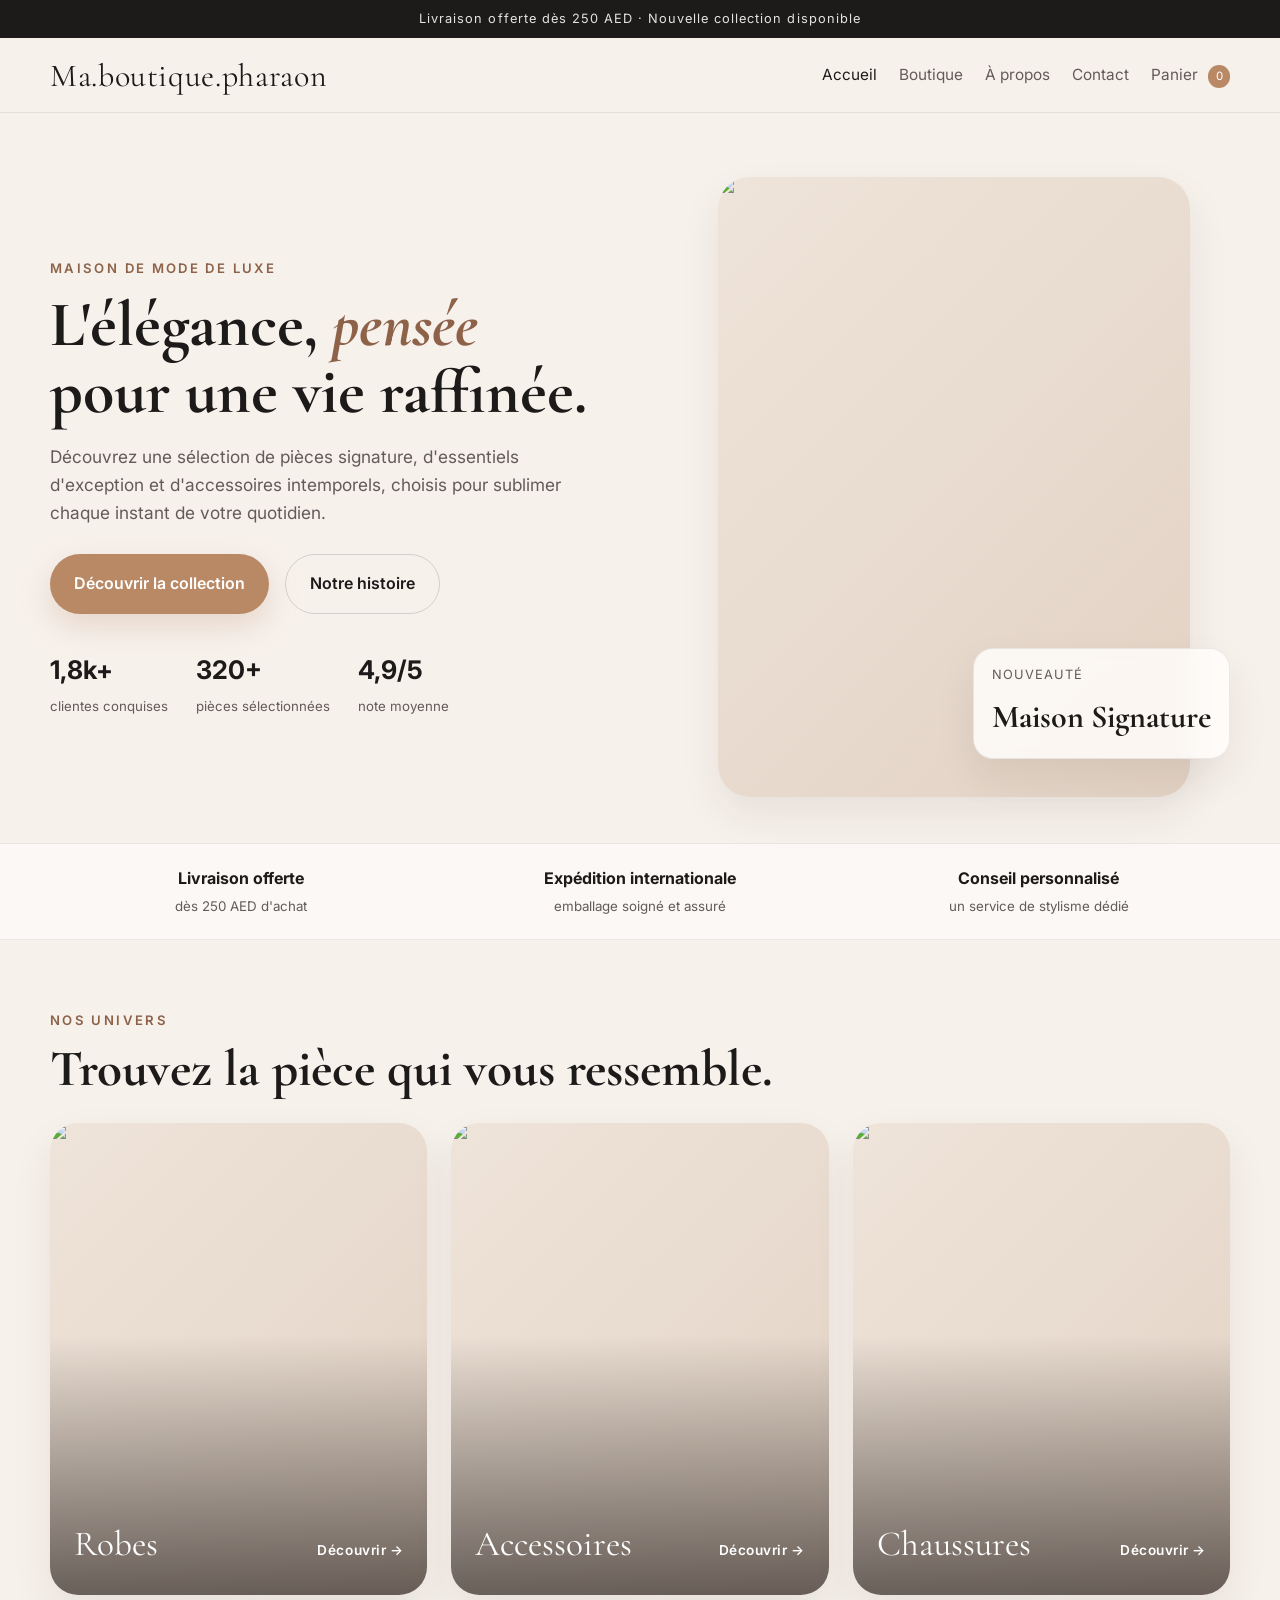
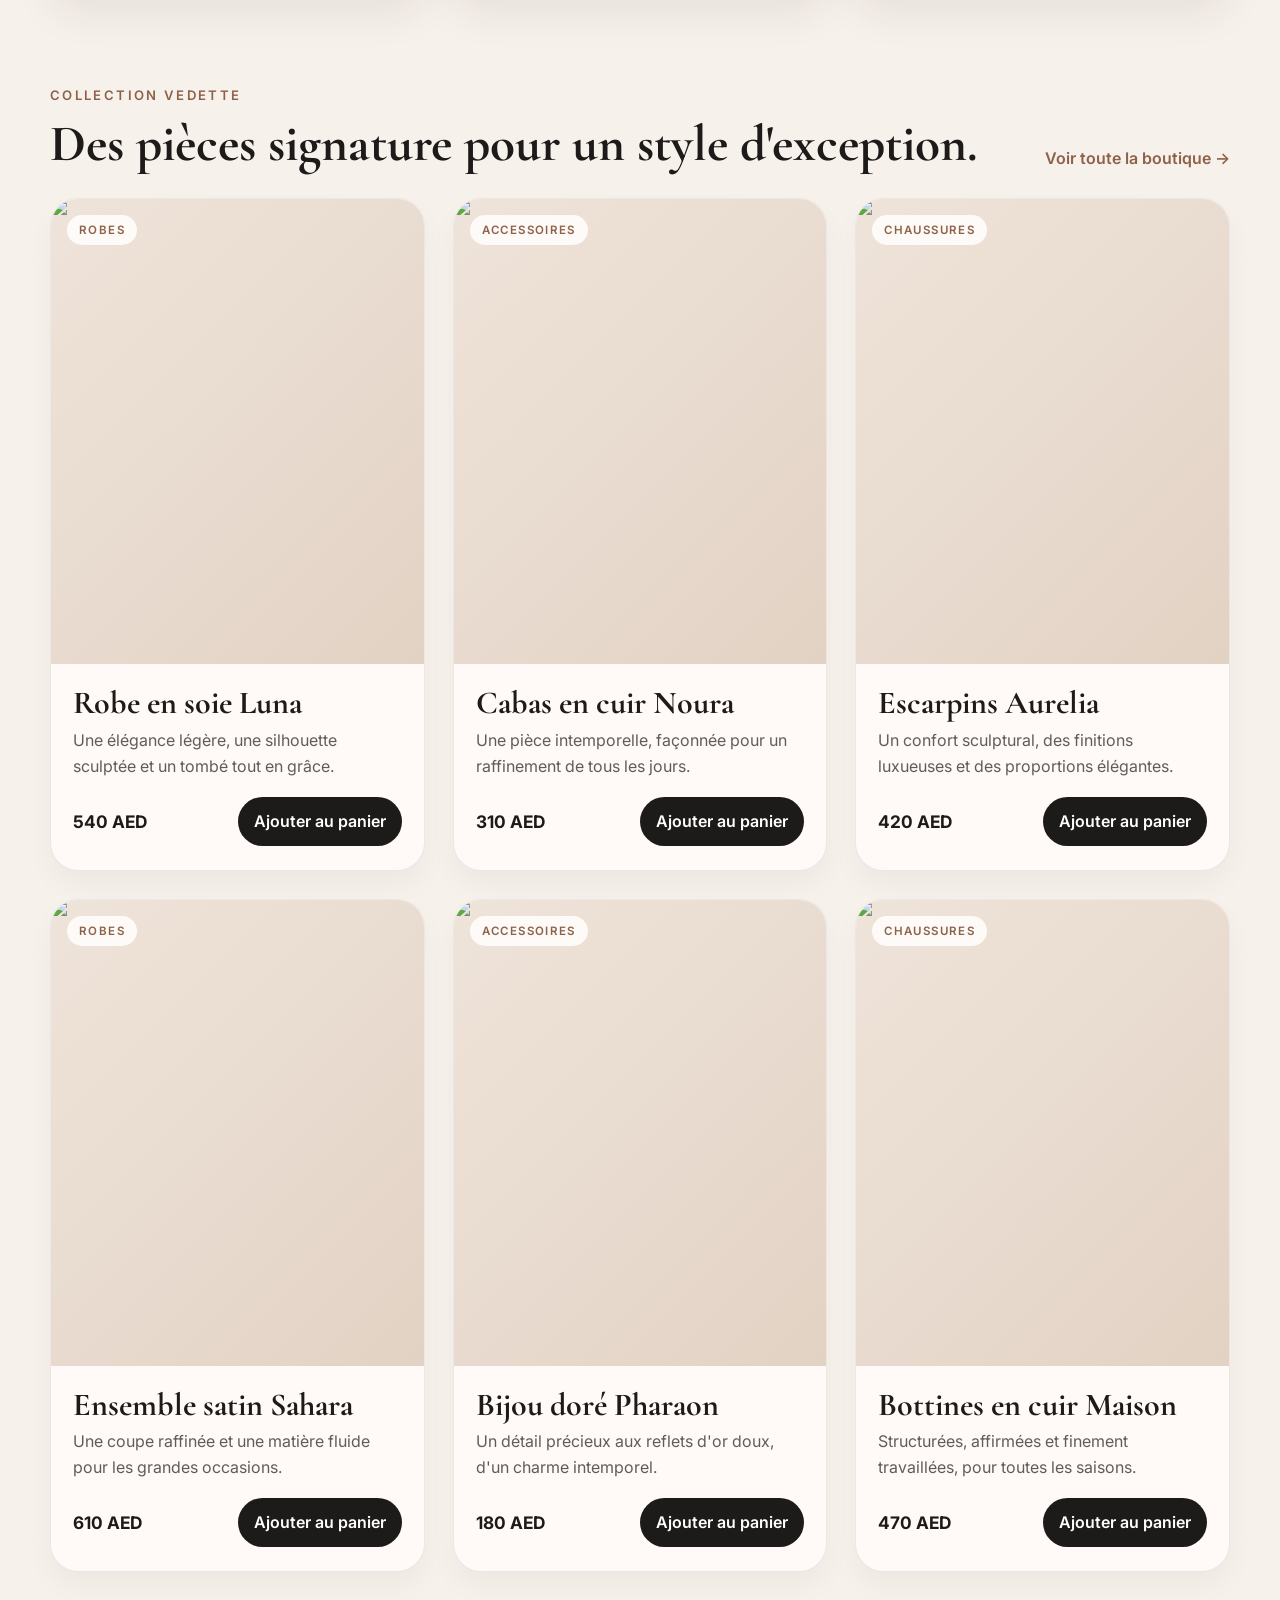
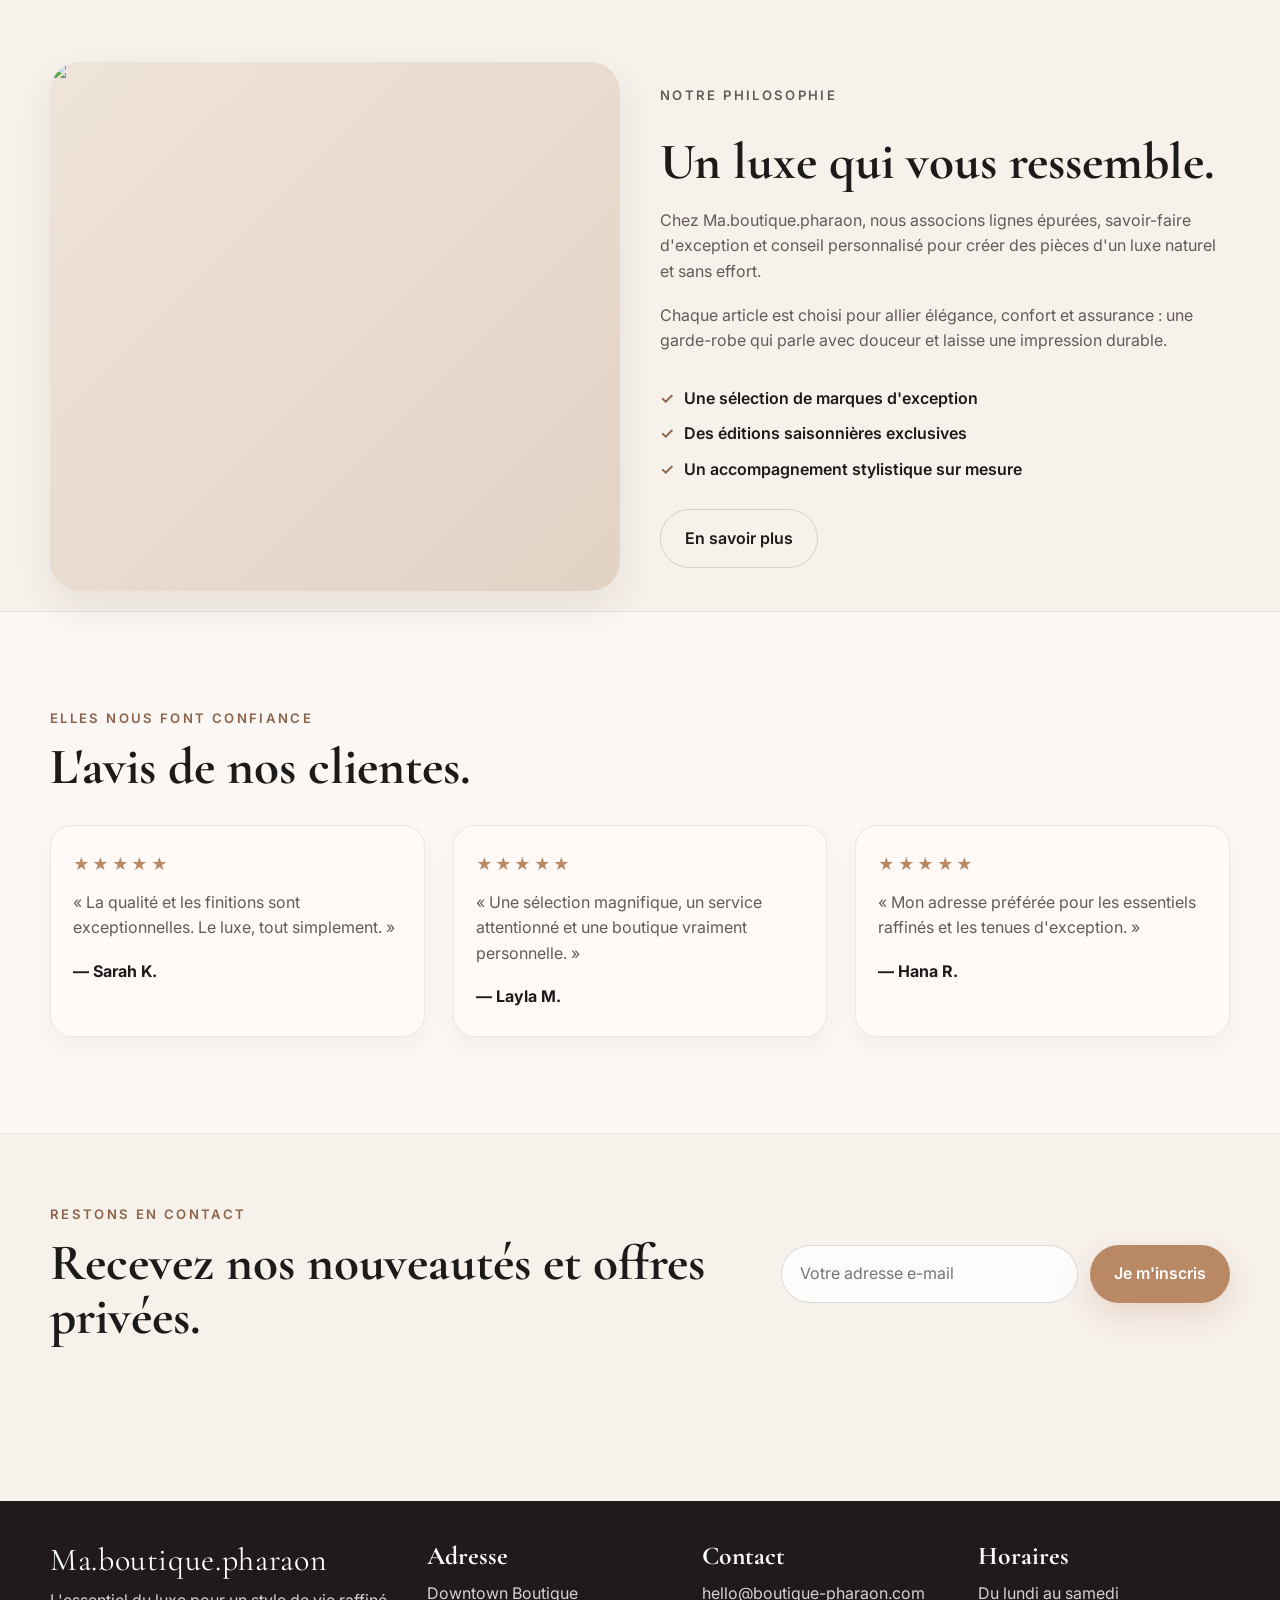
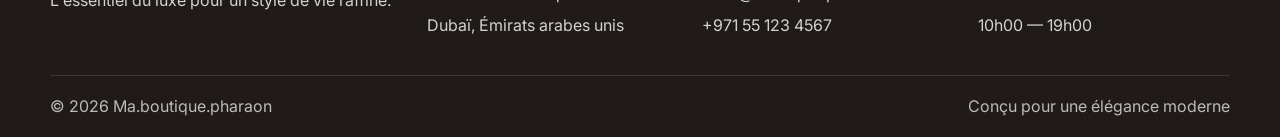
<file: index.html>
<!DOCTYPE html>
<html lang="fr">
  <head>
    <meta charset="UTF-8" />
    <meta name="viewport" content="width=device-width, initial-scale=1.0" />
    <title>Ma.boutique.pharaon | Boutique de luxe</title>
    <meta
      name="description"
      content="Ma.boutique.pharaon : mode de luxe, accessoires raffinés et pièces signature, sélectionnés avec soin pour un style intemporel."
    />
    <meta name="theme-color" content="#f7f1ec" />
    <meta property="og:title" content="Ma.boutique.pharaon | Boutique de luxe" />
    <meta property="og:description" content="Mode de luxe, accessoires raffinés et pièces signature." />
    <meta
      property="og:image"
      content="https://images.unsplash.com/photo-1515372039744-b8f02a3ae446?auto=format&fit=crop&w=1200&q=85"
    />
    <link rel="preconnect" href="https://fonts.googleapis.com" />
    <link rel="preconnect" href="https://fonts.gstatic.com" crossorigin />
    <link rel="preconnect" href="https://images.unsplash.com" />
    <link
      href="https://fonts.googleapis.com/css2?family=Cormorant+Garamond:ital,wght@0,400;0,500;0,600;0,700;1,500&family=Inter:wght@400;500;600;700&display=swap"
      rel="stylesheet"
    />
    <link rel="stylesheet" href="style.css" />
  </head>
  <body class="home">
    <div class="announcement">
      Livraison offerte dès 250 AED · Nouvelle collection disponible
    </div>

    <header class="topbar">
      <div class="container nav">
        <a href="index.html" class="brand" aria-label="Ma.boutique.pharaon, accueil">Ma.boutique.pharaon</a>

        <button class="menu-toggle" aria-label="Ouvrir le menu" aria-expanded="false">
          <span></span>
          <span></span>
          <span></span>
        </button>

        <nav class="nav-links" aria-label="Navigation principale">
          <a href="index.html" aria-current="page">Accueil</a>
          <a href="products.html">Boutique</a>
          <a href="about.html">À propos</a>
          <a href="contact.html">Contact</a>
          <a href="cart.html">Panier <span class="nav-cart-count">0</span></a>
        </nav>
      </div>
    </header>

    <main>
      <section class="hero container">
        <div class="hero-copy">
          <p class="eyebrow">Maison de mode de luxe</p>
          <h1>L'élégance, <em>pensée</em> pour une vie raffinée.</h1>
          <p class="lead">
            Découvrez une sélection de pièces signature, d'essentiels d'exception et d'accessoires
            intemporels, choisis pour sublimer chaque instant de votre quotidien.
          </p>

          <div class="cta-row">
            <a href="products.html" class="btn btn-primary">Découvrir la collection</a>
            <a href="about.html" class="btn btn-secondary">Notre histoire</a>
          </div>

          <div class="hero-metrics">
            <div>
              <strong>1,8k+</strong>
              <span>clientes conquises</span>
            </div>
            <div>
              <strong>320+</strong>
              <span>pièces sélectionnées</span>
            </div>
            <div>
              <strong>4,9/5</strong>
              <span>note moyenne</span>
            </div>
          </div>
        </div>

        <div class="hero-visual">
          <img
            class="hero-image"
            src="https://images.unsplash.com/photo-1515372039744-b8f02a3ae446?auto=format&fit=crop&w=1400&q=85"
            srcset="
              https://images.unsplash.com/photo-1515372039744-b8f02a3ae446?auto=format&fit=crop&w=700&q=85   700w,
              https://images.unsplash.com/photo-1515372039744-b8f02a3ae446?auto=format&fit=crop&w=1000&q=85 1000w,
              https://images.unsplash.com/photo-1515372039744-b8f02a3ae446?auto=format&fit=crop&w=1400&q=85 1400w,
              https://images.unsplash.com/photo-1515372039744-b8f02a3ae446?auto=format&fit=crop&w=2000&q=85 2000w
            "
            sizes="(max-width: 900px) 100vw, 520px"
            alt="Mannequin portant une tenue élégante de la nouvelle collection"
            width="1400"
            height="1750"
            fetchpriority="high"
            decoding="async"
            data-fallback="1529139574466-a303027c1d8b"
          />
          <div class="floating-card">
            <p>Nouveauté</p>
            <strong>Maison Signature</strong>
          </div>
        </div>
      </section>

      <section class="featured-strip">
        <div class="container strip-grid">
          <div>
            <span>Livraison offerte</span>
            <small>dès 250 AED d'achat</small>
          </div>
          <div>
            <span>Expédition internationale</span>
            <small>emballage soigné et assuré</small>
          </div>
          <div>
            <span>Conseil personnalisé</span>
            <small>un service de stylisme dédié</small>
          </div>
        </div>
      </section>

      <section class="container section-block reveal" id="categories">
        <div class="section-header">
          <div>
            <p class="eyebrow">Nos univers</p>
            <h2>Trouvez la pièce qui vous ressemble.</h2>
          </div>
        </div>

        <div class="category-grid">
          <a href="products.html" class="category-card">
            <img
              src="https://images.unsplash.com/photo-1595777457583-95e059d581b8?auto=format&fit=crop&w=1000&q=85"
              srcset="
                https://images.unsplash.com/photo-1595777457583-95e059d581b8?auto=format&fit=crop&w=600&q=85   600w,
                https://images.unsplash.com/photo-1595777457583-95e059d581b8?auto=format&fit=crop&w=1000&q=85 1000w,
                https://images.unsplash.com/photo-1595777457583-95e059d581b8?auto=format&fit=crop&w=1400&q=85 1400w
              "
              sizes="(max-width: 900px) 100vw, 380px"
              alt="Robe de soirée élégante"
              loading="lazy"
              decoding="async"
              width="1000"
              height="1250"
              data-fallback="1496747611176-843222e1e57c"
            />
            <span class="category-label">Robes <small>Découvrir →</small></span>
          </a>
          <a href="products.html" class="category-card">
            <img
              src="https://images.unsplash.com/photo-1548036328-c9fa89d128fa?auto=format&fit=crop&w=1000&q=85"
              srcset="
                https://images.unsplash.com/photo-1548036328-c9fa89d128fa?auto=format&fit=crop&w=600&q=85   600w,
                https://images.unsplash.com/photo-1548036328-c9fa89d128fa?auto=format&fit=crop&w=1000&q=85 1000w,
                https://images.unsplash.com/photo-1548036328-c9fa89d128fa?auto=format&fit=crop&w=1400&q=85 1400w
              "
              sizes="(max-width: 900px) 100vw, 380px"
              alt="Sac en cuir de luxe"
              loading="lazy"
              decoding="async"
              width="1000"
              height="1250"
              data-fallback="1584917865442-de89df76afd3"
            />
            <span class="category-label">Accessoires <small>Découvrir →</small></span>
          </a>
          <a href="products.html" class="category-card">
            <img
              src="https://images.unsplash.com/photo-1515347619252-60a4bf4fff4f?auto=format&fit=crop&w=1000&q=85"
              srcset="
                https://images.unsplash.com/photo-1515347619252-60a4bf4fff4f?auto=format&fit=crop&w=600&q=85   600w,
                https://images.unsplash.com/photo-1515347619252-60a4bf4fff4f?auto=format&fit=crop&w=1000&q=85 1000w,
                https://images.unsplash.com/photo-1515347619252-60a4bf4fff4f?auto=format&fit=crop&w=1400&q=85 1400w
              "
              sizes="(max-width: 900px) 100vw, 380px"
              alt="Escarpins élégants"
              loading="lazy"
              decoding="async"
              width="1000"
              height="1250"
              data-fallback="1543163521-1bf539c55dd2"
            />
            <span class="category-label">Chaussures <small>Découvrir →</small></span>
          </a>
        </div>
      </section>

      <section class="container section-block reveal" id="featured">
        <div class="section-header">
          <div>
            <p class="eyebrow">Collection vedette</p>
            <h2>Des pièces signature pour un style d'exception.</h2>
          </div>
          <a href="products.html" class="text-link">Voir toute la boutique →</a>
        </div>

        <div class="product-grid" id="featured-products"></div>
      </section>

      <section class="container story reveal" id="about-home">
        <div class="story-media">
          <img
            src="https://images.unsplash.com/photo-1441986300917-64674bd600d8?auto=format&fit=crop&w=1400&q=85"
            srcset="
              https://images.unsplash.com/photo-1441986300917-64674bd600d8?auto=format&fit=crop&w=700&q=85   700w,
              https://images.unsplash.com/photo-1441986300917-64674bd600d8?auto=format&fit=crop&w=1100&q=85 1100w,
              https://images.unsplash.com/photo-1441986300917-64674bd600d8?auto=format&fit=crop&w=1600&q=85 1600w
            "
            sizes="(max-width: 900px) 100vw, 560px"
            alt="Intérieur de la boutique"
            loading="lazy"
            decoding="async"
            width="1400"
            height="1300"
            data-fallback="1524504388940-b1c1722653e1"
          />
        </div>
        <div class="story-copy">
          <p class="eyebrow">Notre philosophie</p>
          <h2>Un luxe qui vous ressemble.</h2>
          <p>
            Chez Ma.boutique.pharaon, nous associons lignes épurées, savoir-faire d'exception et conseil
            personnalisé pour créer des pièces d'un luxe naturel et sans effort.
          </p>
          <p>
            Chaque article est choisi pour allier élégance, confort et assurance : une garde-robe qui
            parle avec douceur et laisse une impression durable.
          </p>
          <ul class="check-list">
            <li>Une sélection de marques d'exception</li>
            <li>Des éditions saisonnières exclusives</li>
            <li>Un accompagnement stylistique sur mesure</li>
          </ul>
          <a href="about.html" class="btn btn-secondary story-btn">En savoir plus</a>
        </div>
      </section>

      <section class="testimonials">
        <div class="container reveal">
          <p class="eyebrow">Elles nous font confiance</p>
          <h2>L'avis de nos clientes.</h2>

          <div class="testimonial-grid">
            <blockquote>
              <span class="stars" aria-label="5 étoiles sur 5">★★★★★</span>
              « La qualité et les finitions sont exceptionnelles. Le luxe, tout simplement. »
              <footer>— Sarah K.</footer>
            </blockquote>
            <blockquote>
              <span class="stars" aria-label="5 étoiles sur 5">★★★★★</span>
              « Une sélection magnifique, un service attentionné et une boutique vraiment personnelle. »
              <footer>— Layla M.</footer>
            </blockquote>
            <blockquote>
              <span class="stars" aria-label="5 étoiles sur 5">★★★★★</span>
              « Mon adresse préférée pour les essentiels raffinés et les tenues d'exception. »
              <footer>— Hana R.</footer>
            </blockquote>
          </div>
        </div>
      </section>

      <section class="container newsletter reveal" id="newsletter">
        <div>
          <p class="eyebrow">Restons en contact</p>
          <h2>Recevez nos nouveautés et offres privées.</h2>
        </div>

        <form class="newsletter-form">
          <input type="email" placeholder="Votre adresse e-mail" aria-label="Adresse e-mail" required />
          <button type="submit" class="btn btn-primary">Je m'inscris</button>
        </form>
      </section>
    </main>

    <footer class="site-footer">
      <div class="container footer-grid">
        <div>
          <a href="index.html" class="brand">Ma.boutique.pharaon</a>
          <p>L'essentiel du luxe pour un style de vie raffiné.</p>
        </div>

        <div>
          <h4>Adresse</h4>
          <p>Downtown Boutique</p>
          <p>Dubaï, Émirats arabes unis</p>
        </div>

        <div>
          <h4>Contact</h4>
          <p>hello@boutique-pharaon.com</p>
          <p>+971 55 123 4567</p>
        </div>

        <div>
          <h4>Horaires</h4>
          <p>Du lundi au samedi</p>
          <p>10h00 — 19h00</p>
        </div>
      </div>

      <div class="container footer-bottom">
        <span>© <span id="year"></span> Ma.boutique.pharaon</span>
        <span>Conçu pour une élégance moderne</span>
      </div>
    </footer>

    <script src="script.js"></script>
  </body>
</html>
</file>
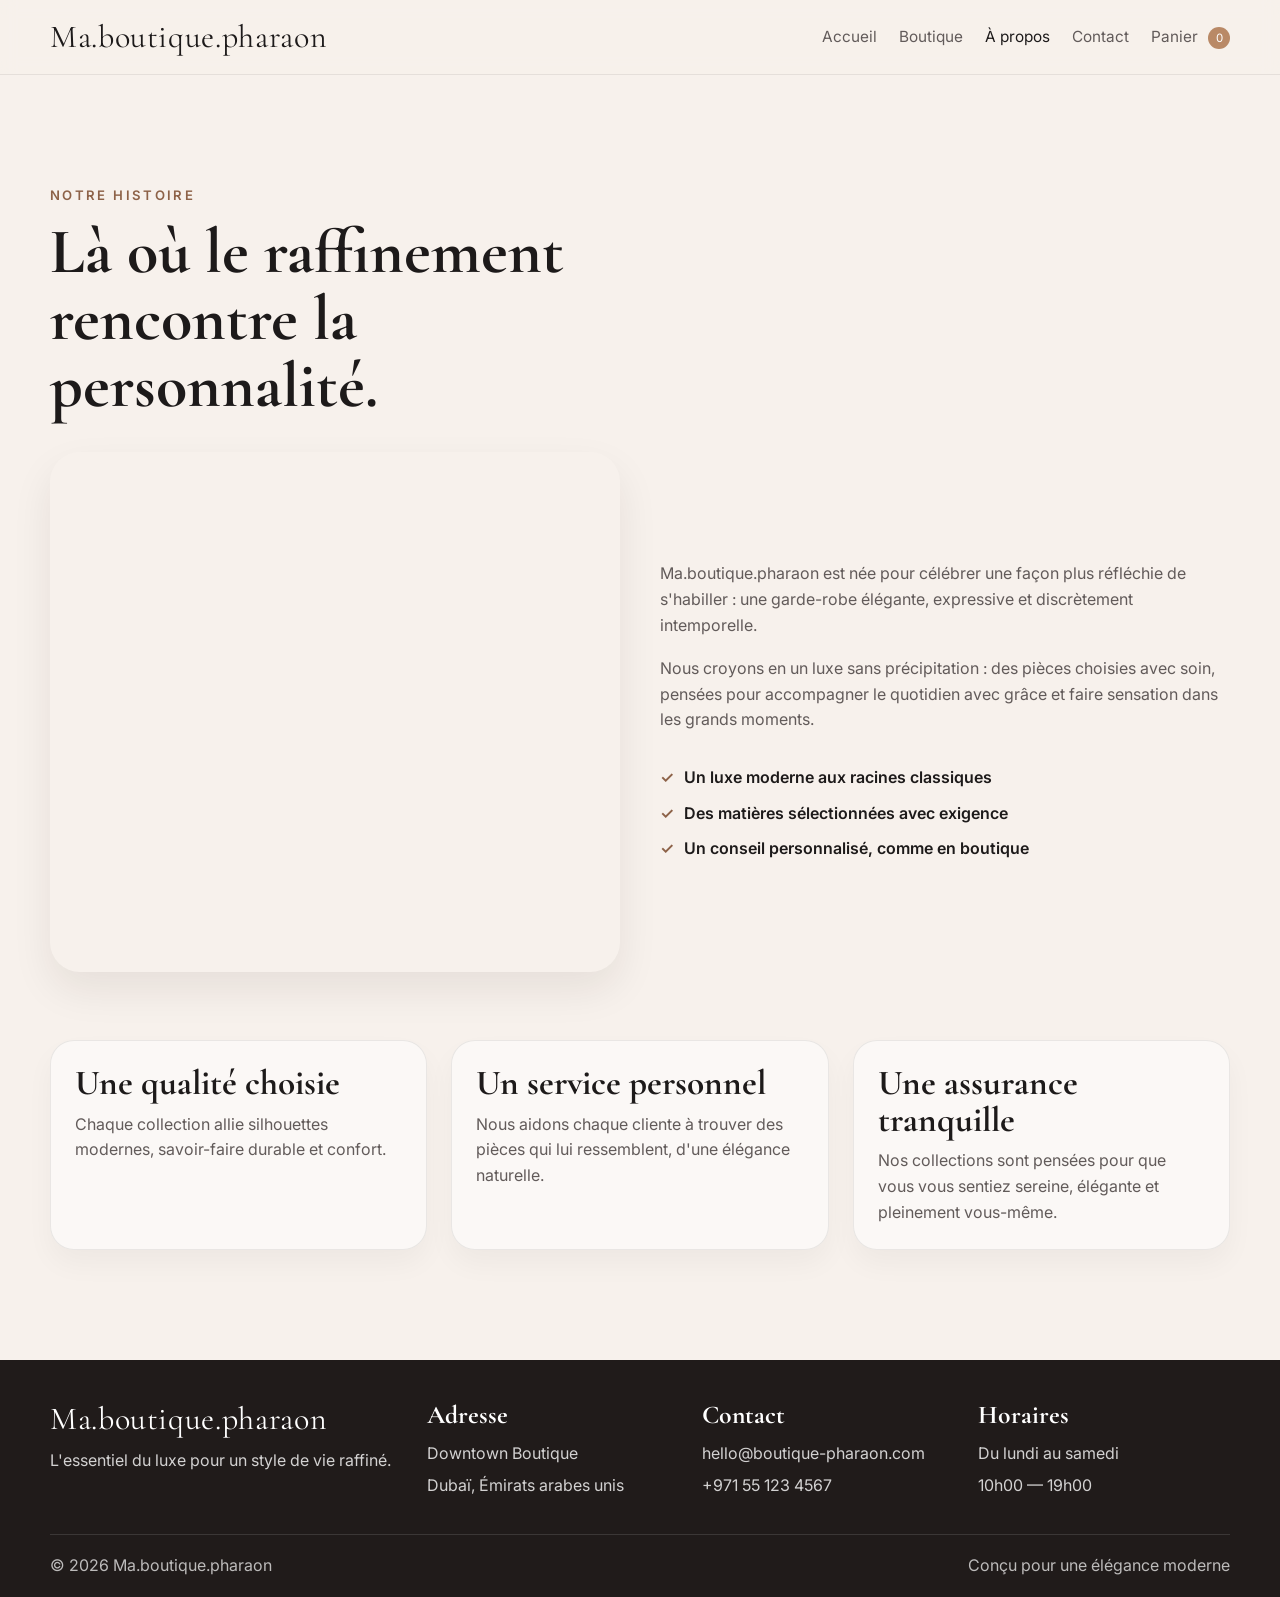
<file: about.html>
<!DOCTYPE html>
<html lang="fr">
  <head>
    <meta charset="UTF-8" />
    <meta name="viewport" content="width=device-width, initial-scale=1.0" />
    <title>À propos | Ma.boutique.pharaon</title>
    <meta name="description" content="Découvrez l'histoire et la philosophie de Ma.boutique.pharaon." />
    <link rel="preconnect" href="https://fonts.googleapis.com" />
    <link rel="preconnect" href="https://fonts.gstatic.com" crossorigin />
    <link
      href="https://fonts.googleapis.com/css2?family=Cormorant+Garamond:wght@400;500;600;700&family=Inter:wght@400;500;600;700&display=swap"
      rel="stylesheet"
    />
    <link rel="stylesheet" href="style.css" />
  </head>
  <body>
    <header class="topbar">
      <div class="container nav">
        <a href="index.html" class="brand">Ma.boutique.pharaon</a>

        <button class="menu-toggle" aria-label="Ouvrir le menu" aria-expanded="false">
          <span></span>
          <span></span>
          <span></span>
        </button>

        <nav class="nav-links" aria-label="Navigation principale">
          <a href="index.html">Accueil</a>
          <a href="products.html">Boutique</a>
          <a href="about.html" aria-current="page">À propos</a>
          <a href="contact.html">Contact</a>
          <a href="cart.html">Panier <span class="nav-cart-count">0</span></a>
        </nav>
      </div>
    </header>

    <main class="container main-page">
      <section class="page-hero small-hero">
        <p class="eyebrow">Notre histoire</p>
        <h1>Là où le raffinement rencontre la personnalité.</h1>
      </section>

      <section class="story story-page">
        <div class="story-image"></div>
        <div class="story-copy">
          <p>
            Ma.boutique.pharaon est née pour célébrer une façon plus réfléchie de s'habiller : une garde-robe élégante, expressive et discrètement intemporelle.
          </p>
          <p>
            Nous croyons en un luxe sans précipitation : des pièces choisies avec soin, pensées pour accompagner le quotidien avec grâce et faire sensation dans les grands moments.
          </p>
          <ul class="check-list">
            <li>Un luxe moderne aux racines classiques</li>
            <li>Des matières sélectionnées avec exigence</li>
            <li>Un conseil personnalisé, comme en boutique</li>
          </ul>
        </div>
      </section>

      <section class="values-grid">
        <article>
          <h3>Une qualité choisie</h3>
          <p>Chaque collection allie silhouettes modernes, savoir-faire durable et confort.</p>
        </article>
        <article>
          <h3>Un service personnel</h3>
          <p>Nous aidons chaque cliente à trouver des pièces qui lui ressemblent, d'une élégance naturelle.</p>
        </article>
        <article>
          <h3>Une assurance tranquille</h3>
          <p>Nos collections sont pensées pour que vous vous sentiez sereine, élégante et pleinement vous-même.</p>
        </article>
      </section>
    </main>

    <footer class="site-footer">
      <div class="container footer-grid">
        <div>
          <a href="index.html" class="brand">Ma.boutique.pharaon</a>
          <p>L'essentiel du luxe pour un style de vie raffiné.</p>
        </div>

        <div>
          <h4>Adresse</h4>
          <p>Downtown Boutique</p>
          <p>Dubaï, Émirats arabes unis</p>
        </div>

        <div>
          <h4>Contact</h4>
          <p>hello@boutique-pharaon.com</p>
          <p>+971 55 123 4567</p>
        </div>

        <div>
          <h4>Horaires</h4>
          <p>Du lundi au samedi</p>
          <p>10h00 — 19h00</p>
        </div>
      </div>

      <div class="container footer-bottom">
        <span>© <span id="year"></span> Ma.boutique.pharaon</span>
        <span>Conçu pour une élégance moderne</span>
      </div>
    </footer>

    <script src="script.js"></script>
  </body>
</html>
</file>
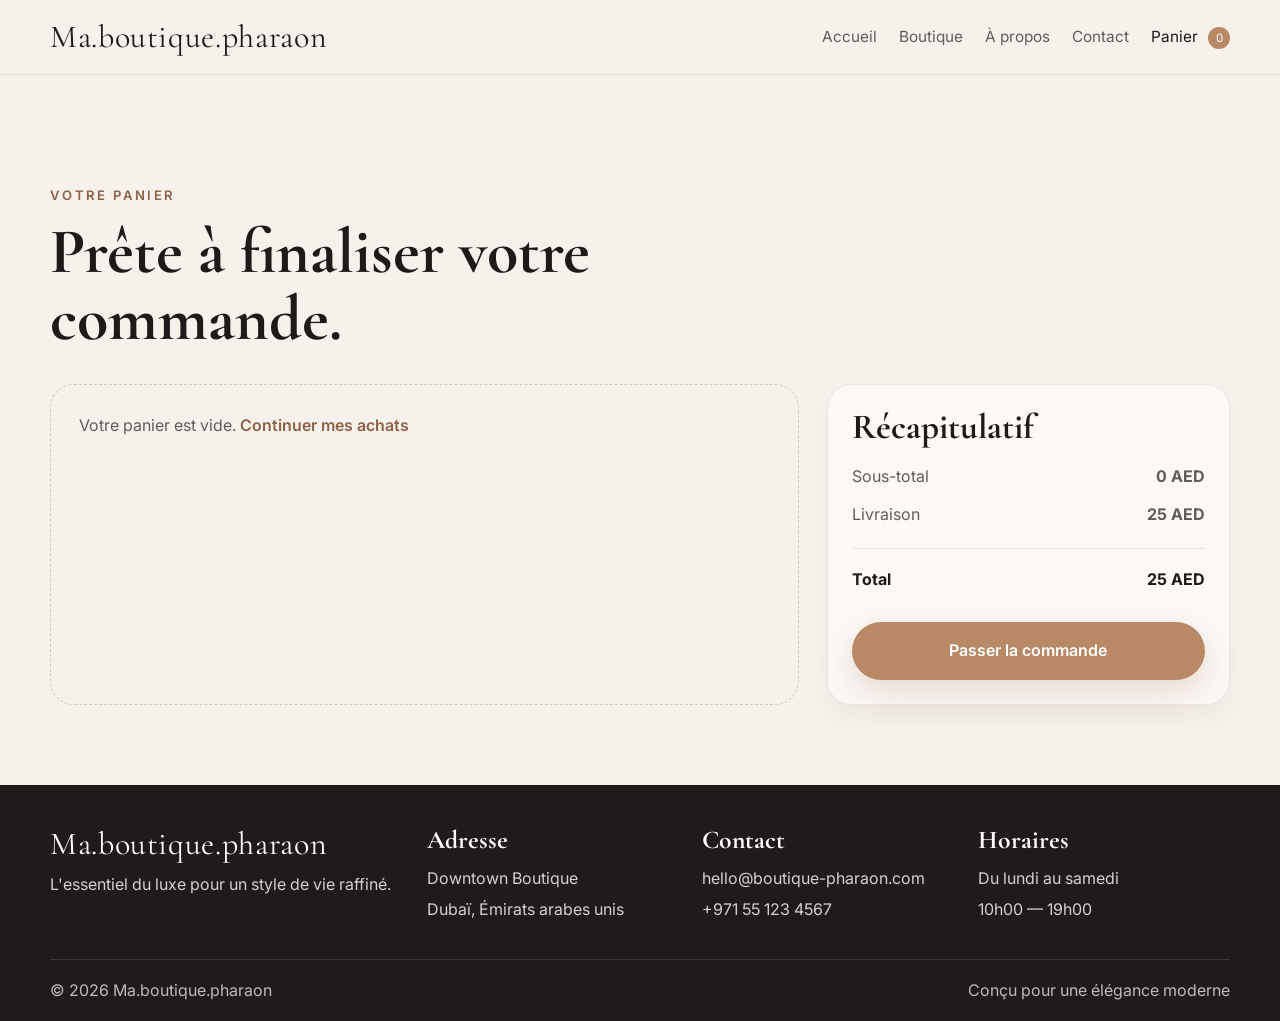
<file: cart.html>
<!DOCTYPE html>
<html lang="fr">
  <head>
    <meta charset="UTF-8" />
    <meta name="viewport" content="width=device-width, initial-scale=1.0" />
    <title>Panier | Ma.boutique.pharaon</title>
    <meta name="description" content="Vérifiez les articles de votre panier avant de finaliser votre commande." />
    <link rel="preconnect" href="https://fonts.googleapis.com" />
    <link rel="preconnect" href="https://fonts.gstatic.com" crossorigin />
    <link
      href="https://fonts.googleapis.com/css2?family=Cormorant+Garamond:wght@400;500;600;700&family=Inter:wght@400;500;600;700&display=swap"
      rel="stylesheet"
    />
    <link rel="stylesheet" href="style.css" />
  </head>
  <body>
    <header class="topbar">
      <div class="container nav">
        <a href="index.html" class="brand">Ma.boutique.pharaon</a>

        <button class="menu-toggle" aria-label="Ouvrir le menu" aria-expanded="false">
          <span></span>
          <span></span>
          <span></span>
        </button>

        <nav class="nav-links" aria-label="Navigation principale">
          <a href="index.html">Accueil</a>
          <a href="products.html">Boutique</a>
          <a href="about.html">À propos</a>
          <a href="contact.html">Contact</a>
          <a href="cart.html" aria-current="page">Panier <span class="nav-cart-count">0</span></a>
        </nav>
      </div>
    </header>

    <main class="container main-page cart-page">
      <section class="page-hero small-hero">
        <p class="eyebrow">Votre panier</p>
        <h1>Prête à finaliser votre commande.</h1>
      </section>

      <section class="cart-layout">
        <div class="cart-list" id="cart-list"></div>

        <aside class="order-summary">
          <h3>Récapitulatif</h3>
          <div class="summary-row">
            <span>Sous-total</span>
            <strong id="subtotal">0 AED</strong>
          </div>
          <div class="summary-row">
            <span>Livraison</span>
            <strong>25 AED</strong>
          </div>
          <div class="summary-row total-row">
            <span>Total</span>
            <strong id="total">25 AED</strong>
          </div>
          <button class="btn btn-primary checkout-btn" type="button">Passer la commande</button>
        </aside>
      </section>
    </main>

    <footer class="site-footer">
      <div class="container footer-grid">
        <div>
          <a href="index.html" class="brand">Ma.boutique.pharaon</a>
          <p>L'essentiel du luxe pour un style de vie raffiné.</p>
        </div>

        <div>
          <h4>Adresse</h4>
          <p>Downtown Boutique</p>
          <p>Dubaï, Émirats arabes unis</p>
        </div>

        <div>
          <h4>Contact</h4>
          <p>hello@boutique-pharaon.com</p>
          <p>+971 55 123 4567</p>
        </div>

        <div>
          <h4>Horaires</h4>
          <p>Du lundi au samedi</p>
          <p>10h00 — 19h00</p>
        </div>
      </div>

      <div class="container footer-bottom">
        <span>© <span id="year"></span> Ma.boutique.pharaon</span>
        <span>Conçu pour une élégance moderne</span>
      </div>
    </footer>

    <script src="script.js"></script>
  </body>
</html>
</file>
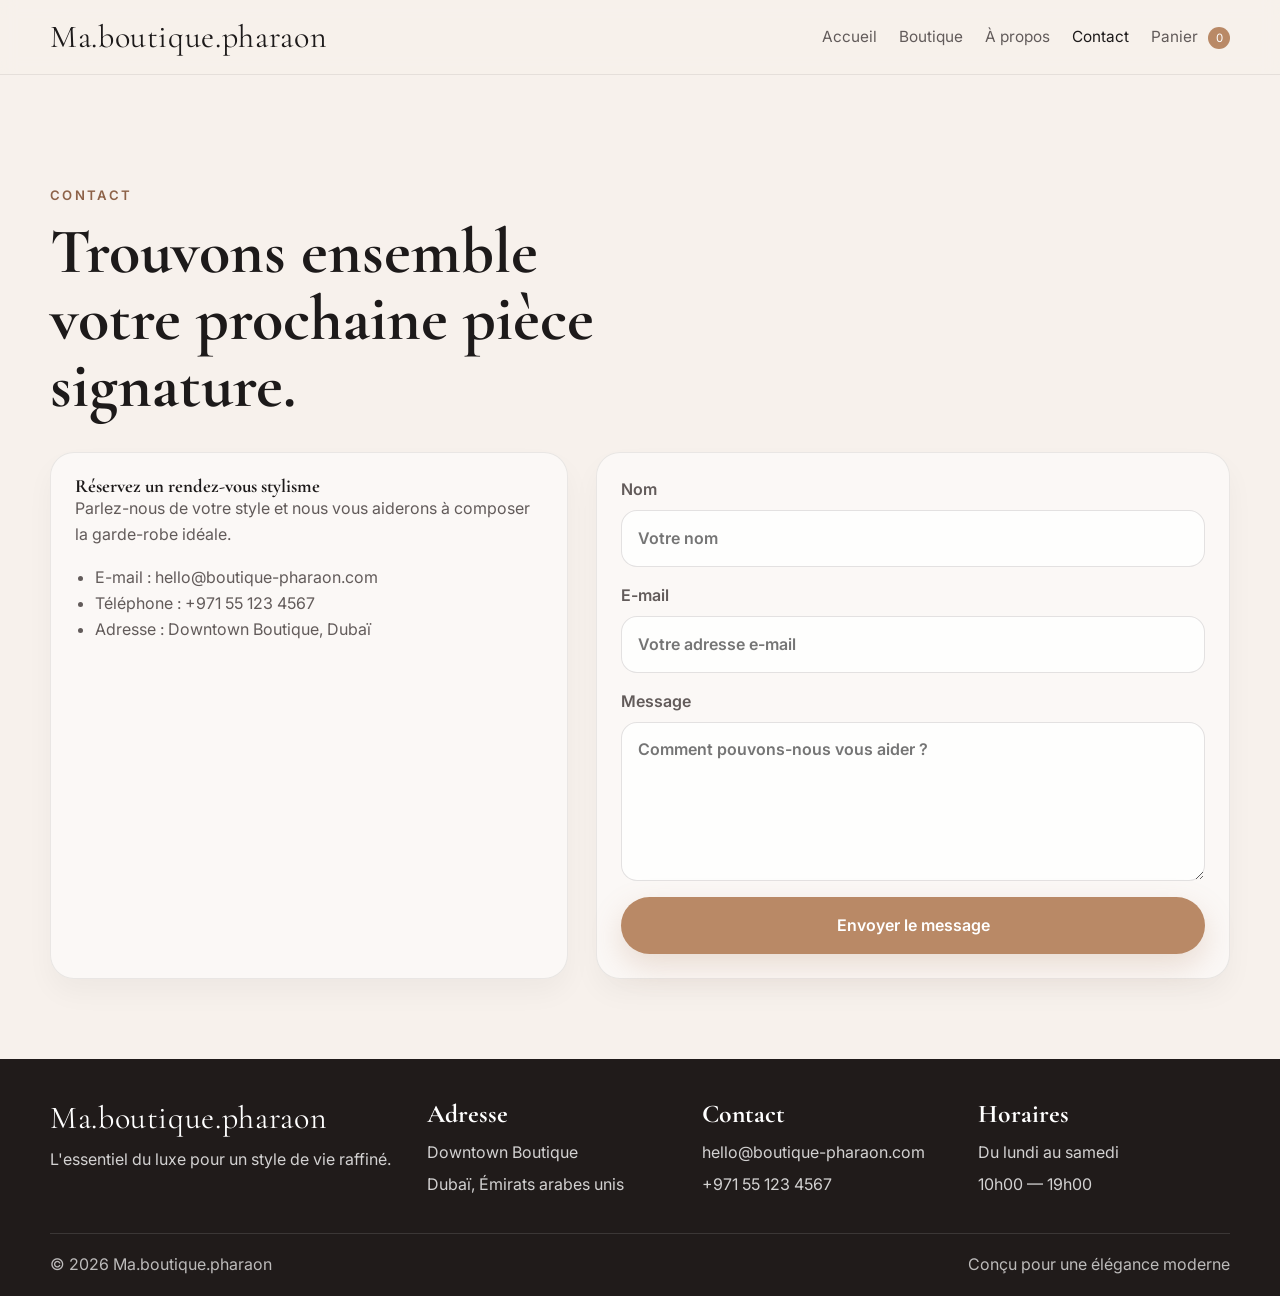
<file: contact.html>
<!DOCTYPE html>
<html lang="fr">
  <head>
    <meta charset="UTF-8" />
    <meta name="viewport" content="width=device-width, initial-scale=1.0" />
    <title>Contact | Ma.boutique.pharaon</title>
    <meta name="description" content="Contactez Ma.boutique.pharaon pour un conseil de style ou toute question sur la boutique." />
    <link rel="preconnect" href="https://fonts.googleapis.com" />
    <link rel="preconnect" href="https://fonts.gstatic.com" crossorigin />
    <link
      href="https://fonts.googleapis.com/css2?family=Cormorant+Garamond:wght@400;500;600;700&family=Inter:wght@400;500;600;700&display=swap"
      rel="stylesheet"
    />
    <link rel="stylesheet" href="style.css" />
  </head>
  <body>
    <header class="topbar">
      <div class="container nav">
        <a href="index.html" class="brand">Ma.boutique.pharaon</a>

        <button class="menu-toggle" aria-label="Ouvrir le menu" aria-expanded="false">
          <span></span>
          <span></span>
          <span></span>
        </button>

        <nav class="nav-links" aria-label="Navigation principale">
          <a href="index.html">Accueil</a>
          <a href="products.html">Boutique</a>
          <a href="about.html">À propos</a>
          <a href="contact.html" aria-current="page">Contact</a>
          <a href="cart.html">Panier <span class="nav-cart-count">0</span></a>
        </nav>
      </div>
    </header>

    <main class="container main-page contact-page">
      <section class="page-hero small-hero">
        <p class="eyebrow">Contact</p>
        <h1>Trouvons ensemble votre prochaine pièce signature.</h1>
      </section>

      <section class="contact-grid">
        <div class="contact-card">
          <h3>Réservez un rendez-vous stylisme</h3>
          <p>Parlez-nous de votre style et nous vous aiderons à composer la garde-robe idéale.</p>
          <ul>
            <li>E-mail : hello@boutique-pharaon.com</li>
            <li>Téléphone : +971 55 123 4567</li>
            <li>Adresse : Downtown Boutique, Dubaï</li>
          </ul>
        </div>

        <form class="contact-form" id="contact-form">
          <label>
            Nom
            <input type="text" name="name" placeholder="Votre nom" required />
          </label>
          <label>
            E-mail
            <input type="email" name="email" placeholder="Votre adresse e-mail" required />
          </label>
          <label>
            Message
            <textarea name="message" rows="5" placeholder="Comment pouvons-nous vous aider ?" required></textarea>
          </label>
          <button type="submit" class="btn btn-primary">Envoyer le message</button>
        </form>
      </section>
    </main>

    <footer class="site-footer">
      <div class="container footer-grid">
        <div>
          <a href="index.html" class="brand">Ma.boutique.pharaon</a>
          <p>L'essentiel du luxe pour un style de vie raffiné.</p>
        </div>

        <div>
          <h4>Adresse</h4>
          <p>Downtown Boutique</p>
          <p>Dubaï, Émirats arabes unis</p>
        </div>

        <div>
          <h4>Contact</h4>
          <p>hello@boutique-pharaon.com</p>
          <p>+971 55 123 4567</p>
        </div>

        <div>
          <h4>Horaires</h4>
          <p>Du lundi au samedi</p>
          <p>10h00 — 19h00</p>
        </div>
      </div>

      <div class="container footer-bottom">
        <span>© <span id="year"></span> Ma.boutique.pharaon</span>
        <span>Conçu pour une élégance moderne</span>
      </div>
    </footer>

    <script src="script.js"></script>
  </body>
</html>
</file>
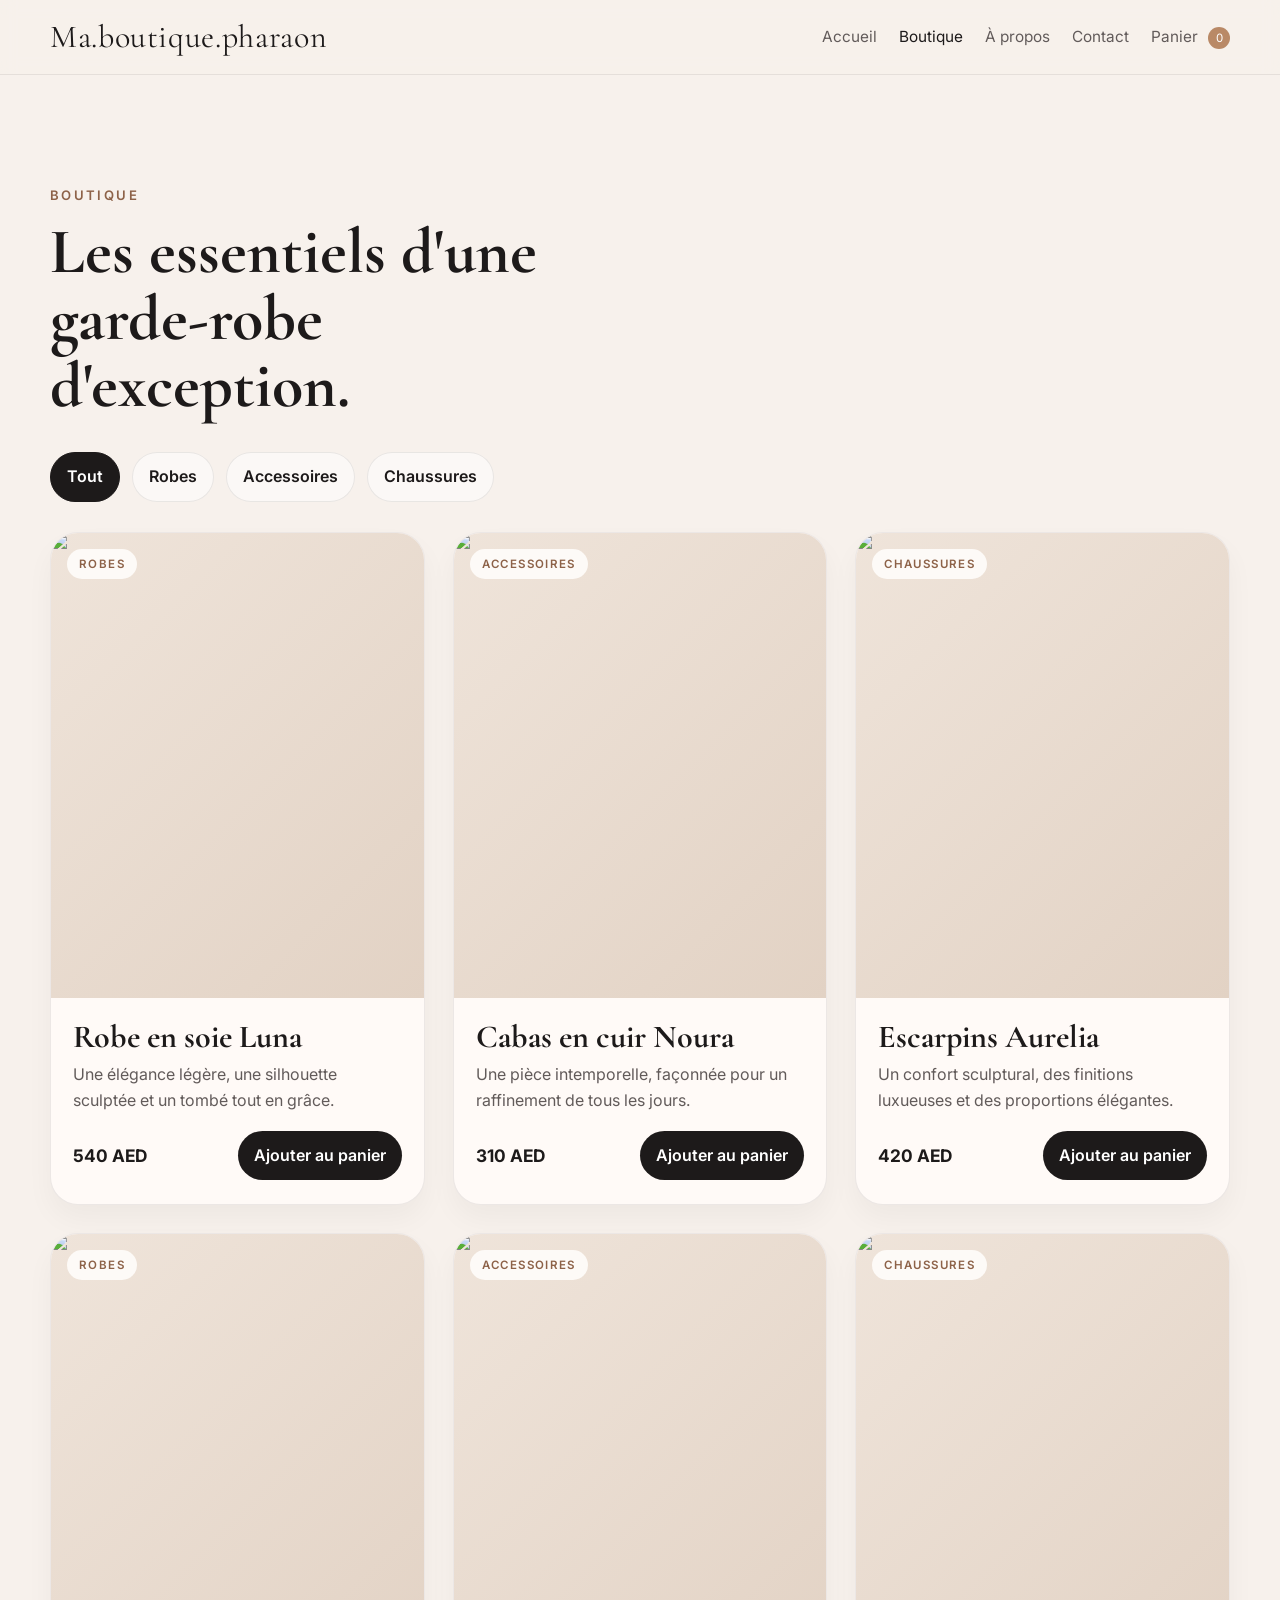
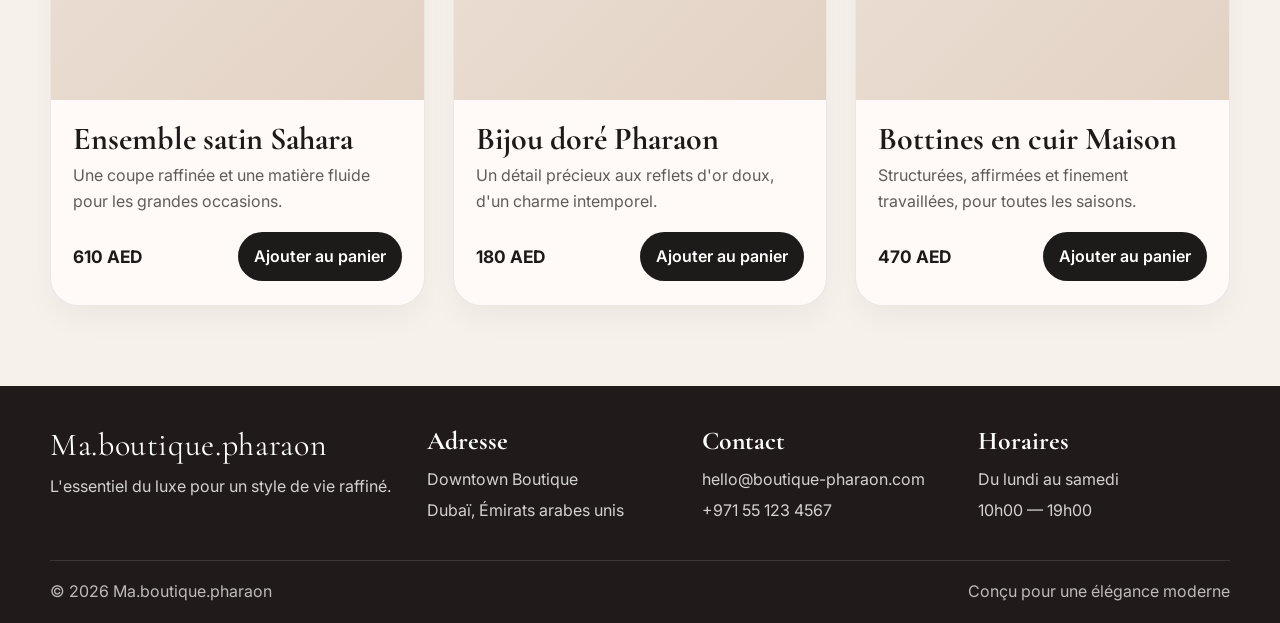
<file: products.html>
<!DOCTYPE html>
<html lang="fr">
  <head>
    <meta charset="UTF-8" />
    <meta name="viewport" content="width=device-width, initial-scale=1.0" />
    <title>Boutique | Ma.boutique.pharaon</title>
    <meta name="description" content="Découvrez les essentiels de luxe et les pièces signature de Ma.boutique.pharaon." />
    <link rel="preconnect" href="https://fonts.googleapis.com" />
    <link rel="preconnect" href="https://fonts.gstatic.com" crossorigin />
    <link
      href="https://fonts.googleapis.com/css2?family=Cormorant+Garamond:wght@400;500;600;700&family=Inter:wght@400;500;600;700&display=swap"
      rel="stylesheet"
    />
    <link rel="stylesheet" href="style.css" />
  </head>
  <body>
    <header class="topbar">
      <div class="container nav">
        <a href="index.html" class="brand">Ma.boutique.pharaon</a>

        <button class="menu-toggle" aria-label="Ouvrir le menu" aria-expanded="false">
          <span></span>
          <span></span>
          <span></span>
        </button>

        <nav class="nav-links" aria-label="Navigation principale">
          <a href="index.html">Accueil</a>
          <a href="products.html" aria-current="page">Boutique</a>
          <a href="about.html">À propos</a>
          <a href="contact.html">Contact</a>
          <a href="cart.html">Panier <span class="nav-cart-count">0</span></a>
        </nav>
      </div>
    </header>

    <main class="container main-page">
      <section class="page-hero small-hero">
        <p class="eyebrow">Boutique</p>
        <h1>Les essentiels d'une garde-robe d'exception.</h1>
      </section>

      <section class="shop-controls">
        <div class="filters" aria-label="Filtrer les produits">
          <button class="filter-btn active" data-filter="all" type="button">Tout</button>
          <button class="filter-btn" data-filter="dresses" type="button">Robes</button>
          <button class="filter-btn" data-filter="accessories" type="button">Accessoires</button>
          <button class="filter-btn" data-filter="shoes" type="button">Chaussures</button>
        </div>
      </section>

      <section>
        <div class="product-grid" id="shop-products"></div>
      </section>
    </main>

    <footer class="site-footer">
      <div class="container footer-grid">
        <div>
          <a href="index.html" class="brand">Ma.boutique.pharaon</a>
          <p>L'essentiel du luxe pour un style de vie raffiné.</p>
        </div>

        <div>
          <h4>Adresse</h4>
          <p>Downtown Boutique</p>
          <p>Dubaï, Émirats arabes unis</p>
        </div>

        <div>
          <h4>Contact</h4>
          <p>hello@boutique-pharaon.com</p>
          <p>+971 55 123 4567</p>
        </div>

        <div>
          <h4>Horaires</h4>
          <p>Du lundi au samedi</p>
          <p>10h00 — 19h00</p>
        </div>
      </div>

      <div class="container footer-bottom">
        <span>© <span id="year"></span> Ma.boutique.pharaon</span>
        <span>Conçu pour une élégance moderne</span>
      </div>
    </footer>

    <script src="script.js"></script>
  </body>
</html>
</file>
<file: style.css>
:root {
  --bg: #f7f1ec;
  --panel: #fffaf7;
  --card: #ffffff;
  --text: #1d1a1a;
  --muted: #625b5a;
  --accent: #b98966;
  --accent-deep: #8d6248;
  --line: rgba(24, 18, 17, 0.08);
  --shadow: 0 18px 40px rgba(32, 22, 17, 0.08);
  --img-placeholder: linear-gradient(135deg, #efe4da, #e2d2c4);
}

* {
  box-sizing: border-box;
}

html {
  scroll-behavior: smooth;
}

body {
  margin: 0;
  font-family: "Inter", sans-serif;
  background: var(--bg);
  color: var(--text);
  line-height: 1.6;
}

a {
  color: inherit;
  text-decoration: none;
}

img {
  max-width: 100%;
  display: block;
}

button,
input,
textarea {
  font: inherit;
}

button {
  cursor: pointer;
}

.container {
  width: min(1180px, calc(100% - 32px));
  margin: 0 auto;
}

.eyebrow {
  margin: 0 0 12px;
  color: var(--accent-deep);
  font-size: 0.82rem;
  font-weight: 600;
  letter-spacing: 0.18em;
  text-transform: uppercase;
}

h1,
h2,
h3,
h4,
.brand {
  font-family: "Cormorant Garamond", serif;
  line-height: 1.05;
  margin: 0;
}

p {
  margin: 0;
}

.topbar {
  position: sticky;
  top: 0;
  z-index: 100;
  background: rgba(247, 241, 236, 0.9);
  backdrop-filter: blur(8px);
  border-bottom: 1px solid var(--line);
  transition: box-shadow 0.3s ease;
}

.topbar.scrolled {
  box-shadow: 0 10px 30px rgba(32, 22, 17, 0.06);
}

.nav {
  display: flex;
  align-items: center;
  justify-content: space-between;
  min-height: 74px;
  gap: 20px;
}

.brand {
  font-size: clamp(2rem, 2vw, 2.8rem);
  letter-spacing: 0.02em;
}

.nav-links {
  display: flex;
  align-items: center;
  gap: 22px;
  color: var(--muted);
  font-size: 0.96rem;
}

.nav-links a {
  position: relative;
}

.nav-links a::after {
  content: "";
  position: absolute;
  left: 0;
  bottom: -6px;
  width: 100%;
  height: 1px;
  background: var(--accent);
  transform: scaleX(0);
  transform-origin: left;
  transition: transform 0.2s ease;
}

.nav-links a:hover::after,
.nav-links a:focus-visible::after {
  transform: scaleX(1);
}

.nav-cart-count {
  display: inline-grid;
  place-items: center;
  min-width: 22px;
  min-height: 22px;
  padding: 2px 6px;
  border-radius: 999px;
  background: var(--accent);
  color: white;
  font-size: 0.72rem;
  margin-left: 6px;
}

.btn {
  border: none;
  border-radius: 999px;
  display: inline-flex;
  align-items: center;
  justify-content: center;
  padding: 1rem 1.5rem;
  font-weight: 600;
  transition: transform 0.2s ease;
}

.btn:hover {
  transform: translateY(-1px);
}

.btn-primary {
  background: var(--accent);
  color: white;
  box-shadow: 0 12px 30px rgba(185, 137, 102, 0.25);
}

.btn-secondary {
  background: transparent;
  border: 1px solid rgba(24, 18, 17, 0.15);
}

.hero {
  display: grid;
  grid-template-columns: 1.1fr 0.9fr;
  align-items: center;
  gap: 42px;
  padding: 72px 0 46px;
}

.hero-copy h1,
.page-hero h1 {
  font-size: clamp(3.1rem, 5vw, 5.2rem);
  margin-bottom: 18px;
  max-width: 560px;
}

.lead {
  max-width: 540px;
  color: var(--muted);
  font-size: 1.08rem;
}

.cta-row {
  display: flex;
  flex-wrap: wrap;
  gap: 16px;
  margin-top: 28px;
}

.hero-metrics {
  display: flex;
  flex-wrap: wrap;
  gap: 28px;
  margin-top: 36px;
}

.hero-metrics div {
  display: flex;
  flex-direction: column;
  gap: 5px;
}

.hero-metrics strong {
  font-size: 1.6rem;
  font-weight: 700;
}

.hero-metrics span {
  color: var(--muted);
  font-size: 0.83rem;
}

.hero-visual {
  position: relative;
  min-height: 620px;
}

.hero-image {
  position: absolute;
  inset: 0 40px 0 0;
  width: calc(100% - 40px);
  height: 100%;
  object-fit: cover;
  object-position: center top;
  border-radius: 32px;
  box-shadow: var(--shadow);
  background: var(--img-placeholder);
}

.floating-card {
  position: absolute;
  right: 0;
  bottom: 38px;
  background: rgba(255, 253, 251, 0.84);
  backdrop-filter: blur(10px);
  border: 1px solid rgba(24, 18, 17, 0.08);
  border-radius: 20px;
  padding: 16px 18px;
  box-shadow: var(--shadow);
}

.floating-card p {
  color: var(--muted);
  font-size: 0.8rem;
  text-transform: uppercase;
  letter-spacing: 0.08em;
}

.floating-card strong {
  display: block;
  margin-top: 6px;
  font-family: "Cormorant Garamond", serif;
  font-size: 2rem;
}

.featured-strip {
  background: rgba(255, 255, 255, 0.55);
  border-top: 1px solid var(--line);
  border-bottom: 1px solid var(--line);
}

.strip-grid {
  display: grid;
  grid-template-columns: repeat(3, minmax(0, 1fr));
  gap: 16px;
  padding: 22px 0;
}

.strip-grid > div {
  display: flex;
  flex-direction: column;
  gap: 4px;
  text-align: center;
}

.strip-grid span {
  font-weight: 700;
}

.strip-grid small {
  color: var(--muted);
}

.section-block,
.story,
.newsletter,
.main-page {
  padding-top: 70px;
  padding-bottom: 20px;
}

.section-header {
  display: flex;
  align-items: end;
  justify-content: space-between;
  gap: 16px;
  margin-bottom: 26px;
}

.section-header h2,
.testimonials h2,
.newsletter h2,
.story-copy h2 {
  font-size: clamp(2.4rem, 4vw, 3.4rem);
}

.text-link {
  color: var(--accent-deep);
  font-weight: 600;
}

.product-grid {
  display: grid;
  grid-template-columns: repeat(3, minmax(0, 1fr));
  gap: 28px;
}

.product-card {
  display: flex;
  flex-direction: column;
  background: var(--panel);
  border: 1px solid var(--line);
  border-radius: 28px;
  overflow: hidden;
  box-shadow: 0 14px 28px rgba(36, 26, 20, 0.04);
  transition: transform 0.35s ease, box-shadow 0.35s ease;
}

.product-card:hover {
  transform: translateY(-4px);
  box-shadow: 0 24px 48px rgba(36, 26, 20, 0.1);
}

.product-media {
  position: relative;
  aspect-ratio: 4 / 5;
  overflow: hidden;
  background: var(--img-placeholder);
}

.product-media img {
  width: 100%;
  height: 100%;
  object-fit: cover;
  transition: transform 0.7s ease;
}

.product-card:hover .product-media img {
  transform: scale(1.05);
}

.product-badge {
  position: absolute;
  top: 16px;
  left: 16px;
  padding: 6px 12px;
  border-radius: 999px;
  background: rgba(255, 253, 251, 0.9);
  color: var(--accent-deep);
  font-size: 0.72rem;
  font-weight: 600;
  letter-spacing: 0.12em;
  text-transform: uppercase;
}

.product-body {
  display: flex;
  flex: 1;
  flex-direction: column;
  padding: 22px 22px 24px;
}

.product-tag {
  display: inline-block;
  font-size: 0.75rem;
  text-transform: uppercase;
  letter-spacing: 0.12em;
  color: var(--accent-deep);
  margin-bottom: 8px;
}

.product-body h3 {
  font-size: clamp(2rem, 2vw, 2.4rem);
  margin-bottom: 8px;
}

.product-body p {
  color: var(--muted);
  margin-bottom: 18px;
}

.product-meta {
  margin-top: auto;
  display: flex;
  align-items: center;
  justify-content: space-between;
  gap: 18px;
}

.price {
  font-weight: 700;
  font-size: 1.08rem;
}

.product-meta button {
  background: var(--text);
  color: white;
  border: none;
  border-radius: 999px;
  padding: 0.72rem 1rem;
  font-weight: 600;
}

.story {
  display: grid;
  grid-template-columns: 1fr 1fr;
  gap: 40px;
  align-items: center;
}

.story-page {
  padding-top: 0;
}

.story-image {
  min-height: 520px;
  border-radius: 30px;
  background-image: url("https://images.unsplash.com/photo-1524504388940-b1c1722653e1?auto=format&fit=crop&w=1800&q=85");
  background-size: cover;
  background-position: center;
  box-shadow: var(--shadow);
}

.story-copy {
  display: grid;
  gap: 18px;
}

.story-copy p {
  color: var(--muted);
}

.check-list {
  list-style: none;
  padding: 0;
  margin: 14px 0 0;
  display: grid;
  gap: 10px;
  color: var(--text);
  font-weight: 600;
}

.check-list li::before {
  content: "✓";
  color: var(--accent-deep);
  margin-right: 10px;
}

.testimonials {
  padding: 96px 0 0;
  background: rgba(255, 255, 255, 0.38);
  border-top: 1px solid var(--line);
  border-bottom: 1px solid var(--line);
}

.testimonial-grid {
  display: grid;
  grid-template-columns: repeat(3, minmax(0, 1fr));
  gap: 28px;
  margin-top: 30px;
  padding-bottom: 96px;
}

.testimonial-grid blockquote {
  margin: 0;
  background: var(--panel);
  border: 1px solid var(--line);
  border-radius: 22px;
  padding: 26px 22px;
  color: var(--muted);
  box-shadow: 0 12px 24px rgba(32, 22, 17, 0.04);
}

.testimonial-grid footer {
  margin-top: 18px;
  color: var(--text);
  font-weight: 700;
}

.newsletter {
  display: flex;
  align-items: center;
  justify-content: space-between;
  gap: 24px;
  padding-bottom: 96px;
}

.newsletter-form {
  display: flex;
  gap: 12px;
  width: min(520px, 100%);
}

.newsletter-form input {
  flex: 1;
  min-height: 54px;
  padding: 0 18px;
  border: 1px solid rgba(24, 18, 17, 0.14);
  border-radius: 999px;
  background: rgba(255, 255, 255, 0.8);
}

.page-hero {
  margin-bottom: 32px;
}

.small-hero {
  padding-top: 40px;
}

.filters {
  display: flex;
  flex-wrap: wrap;
  gap: 12px;
  margin: 20px 0 30px;
}

.filter-btn {
  border: 1px solid var(--line);
  background: rgba(255, 255, 255, 0.5);
  color: var(--text);
  padding: 0.7rem 1rem;
  border-radius: 999px;
  font-weight: 600;
}

.filter-btn.active {
  background: var(--text);
  color: white;
  border-color: var(--text);
}

.values-grid {
  display: grid;
  grid-template-columns: repeat(3, minmax(0, 1fr));
  gap: 24px;
  margin: 48px 0 30px;
}

.values-grid article,
.contact-card,
.contact-form,
.order-summary,
.cart-item {
  background: rgba(255, 255, 255, 0.52);
  border: 1px solid var(--line);
  border-radius: 24px;
  box-shadow: 0 14px 28px rgba(36, 26, 20, 0.04);
}

.values-grid article {
  padding: 24px;
}

.values-grid h3 {
  margin-bottom: 10px;
  font-size: 2.2rem;
}

.values-grid p,
.contact-card p,
.contact-card li,
.contact-form label {
  color: var(--muted);
}

.contact-grid {
  display: grid;
  grid-template-columns: 0.9fr 1.1fr;
  gap: 28px;
  margin-top: 20px;
}

.contact-card,
.contact-form {
  padding: 24px;
}

.contact-card ul {
  padding-left: 20px;
  margin: 18px 0 0;
}

.contact-form {
  display: grid;
  gap: 16px;
}

.contact-form label {
  display: grid;
  gap: 8px;
  font-weight: 600;
}

.contact-form input,
.contact-form textarea {
  width: 100%;
  border: 1px solid rgba(24, 18, 17, 0.12);
  border-radius: 16px;
  padding: 0.9rem 1rem;
  background: rgba(255, 255, 255, 0.8);
}

.cart-layout {
  display: grid;
  grid-template-columns: 1.3fr 0.7fr;
  gap: 28px;
}

.cart-list {
  display: grid;
  gap: 16px;
}

.cart-item {
  display: flex;
  gap: 16px;
  align-items: center;
  padding: 14px;
}

.cart-item-thumb {
  width: 90px;
  min-width: 90px;
  height: 90px;
  border-radius: 18px;
  object-fit: cover;
  background: var(--img-placeholder);
}

.cart-item-info {
  flex: 1;
}

.cart-item-info strong {
  display: block;
  font-size: 1.2rem;
}

.cart-item-info span {
  color: var(--muted);
}

.remove-item {
  border: none;
  background: transparent;
  color: var(--accent-deep);
  font-weight: 700;
}

.order-summary {
  padding: 24px;
  height: fit-content;
}

.order-summary h3 {
  font-size: 2.2rem;
  margin-bottom: 18px;
}

.summary-row {
  display: flex;
  justify-content: space-between;
  margin-bottom: 12px;
  color: var(--muted);
}

.total-row {
  margin-top: 20px;
  padding-top: 18px;
  border-top: 1px solid var(--line);
  color: var(--text);
  font-weight: 700;
}

.checkout-btn {
  width: 100%;
  margin-top: 18px;
}

.site-footer {
  background: #201b1a;
  color: rgba(255, 255, 255, 0.8);
  padding: 42px 0 18px;
  margin-top: 60px;
}

.footer-grid {
  display: grid;
  grid-template-columns: 1.4fr repeat(3, minmax(0, 1fr));
  gap: 24px;
}

.site-footer .brand {
  color: white;
  display: inline-block;
  margin-bottom: 12px;
}

.site-footer h4 {
  font-size: 1.6rem;
  margin-bottom: 12px;
  color: white;
}

.site-footer p {
  margin-bottom: 6px;
}

.footer-bottom {
  margin-top: 30px;
  padding-top: 18px;
  border-top: 1px solid rgba(255, 255, 255, 0.12);
  display: flex;
  justify-content: space-between;
  gap: 18px;
  color: rgba(255, 255, 255, 0.7);
}

.menu-toggle {
  display: none;
  flex-direction: column;
  gap: 5px;
  border: none;
  background: transparent;
  padding: 4px;
}

.menu-toggle span {
  width: 26px;
  height: 2px;
  background: var(--text);
  display: block;
}

@media (max-width: 900px) {
  .hero,
  .story,
  .newsletter,
  .contact-grid,
  .cart-layout,
  .footer-grid,
  .product-grid,
  .testimonial-grid,
  .values-grid {
    grid-template-columns: 1fr;
  }

  .hero {
    padding-top: 48px;
  }

  .nav {
    position: relative;
  }

  .menu-toggle {
    display: flex;
  }

  .nav-links {
    position: absolute;
    left: 0;
    right: 0;
    top: calc(100% + 8px);
    display: none;
    flex-direction: column;
    background: rgba(255, 250, 247, 0.98);
    border: 1px solid var(--line);
    border-radius: 18px;
    padding: 18px 20px;
    box-shadow: var(--shadow);
  }

  .nav-links.open {
    display: flex;
  }

  .newsletter {
    align-items: flex-start;
  }

  .newsletter-form {
    flex-direction: column;
  }
}

@media (max-width: 600px) {
  .strip-grid {
    grid-template-columns: 1fr;
  }

  .section-header {
    align-items: flex-start;
    flex-direction: column;
  }

  .product-image {
    height: 280px;
  }

  .footer-bottom {
    flex-direction: column;
  }
}

/* Page d'accueil */

.announcement {
  background: var(--text);
  color: rgba(255, 255, 255, 0.88);
  text-align: center;
  font-size: 0.8rem;
  letter-spacing: 0.08em;
  padding: 9px 16px;
}

.nav-links a[aria-current="page"] {
  color: var(--text);
}

.hero-copy h1 em {
  font-style: italic;
  color: var(--accent-deep);
}

.home .hero {
  padding-top: 64px;
}

.category-grid {
  display: grid;
  grid-template-columns: repeat(3, minmax(0, 1fr));
  gap: 24px;
}

.category-card {
  position: relative;
  display: block;
  aspect-ratio: 4 / 5;
  border-radius: 28px;
  overflow: hidden;
  background: var(--img-placeholder);
  box-shadow: var(--shadow);
}

.category-card img {
  width: 100%;
  height: 100%;
  object-fit: cover;
  transition: transform 0.8s ease;
}

.category-card::after {
  content: "";
  position: absolute;
  inset: 0;
  background: linear-gradient(180deg, rgba(20, 14, 12, 0) 45%, rgba(20, 14, 12, 0.6) 100%);
}

.category-card:hover img {
  transform: scale(1.06);
}

.category-label {
  position: absolute;
  left: 24px;
  right: 24px;
  bottom: 22px;
  z-index: 1;
  display: flex;
  align-items: baseline;
  justify-content: space-between;
  color: white;
  font-family: "Cormorant Garamond", serif;
  font-size: 2.2rem;
}

.category-label small {
  font-family: "Inter", sans-serif;
  font-size: 0.85rem;
  font-weight: 600;
  letter-spacing: 0.04em;
}

.story-media {
  border-radius: 30px;
  overflow: hidden;
  aspect-ratio: 14 / 13;
  background: var(--img-placeholder);
  box-shadow: var(--shadow);
}

.story-media img {
  width: 100%;
  height: 100%;
  object-fit: cover;
}

.story-btn {
  justify-self: start;
  margin-top: 8px;
}

.stars {
  display: block;
  margin-bottom: 12px;
  color: var(--accent);
  letter-spacing: 0.15em;
}

.img-missing {
  color: transparent;
  font-size: 0;
}

.empty-state {
  padding: 28px;
  border: 1px dashed rgba(24, 18, 17, 0.18);
  border-radius: 24px;
  color: var(--muted);
}

.empty-state a {
  color: var(--accent-deep);
  font-weight: 600;
}

.toast {
  position: fixed;
  left: 50%;
  bottom: 24px;
  z-index: 200;
  max-width: calc(100% - 32px);
  padding: 14px 22px;
  border-radius: 999px;
  background: var(--text);
  color: white;
  font-size: 0.92rem;
  box-shadow: var(--shadow);
  opacity: 0;
  pointer-events: none;
  transform: translate(-50%, 16px);
  transition: opacity 0.3s ease, transform 0.3s ease;
}

.toast.visible {
  opacity: 1;
  transform: translate(-50%, 0);
}

.reveal {
  opacity: 0;
  transform: translateY(24px);
  transition: opacity 0.8s ease, transform 0.8s ease;
}

.reveal.in-view {
  opacity: 1;
  transform: none;
}

@media (max-width: 900px) {
  .category-grid {
    grid-template-columns: 1fr;
  }

  .category-card {
    aspect-ratio: 16 / 10;
  }

  .hero-visual {
    min-height: 0;
    aspect-ratio: 4 / 5;
  }

  .hero-image {
    inset: 0;
    width: 100%;
  }

  .floating-card {
    right: 16px;
    bottom: 16px;
  }

  .newsletter {
    flex-direction: column;
  }

  .newsletter-form {
    width: 100%;
  }
}

@media (min-width: 601px) and (max-width: 900px) {
  .product-grid {
    grid-template-columns: repeat(2, minmax(0, 1fr));
  }
}

@media (max-width: 600px) {
  .hero-copy h1 {
    font-size: 2.7rem;
  }

  .hero-metrics {
    gap: 20px;
  }

  .announcement {
    font-size: 0.72rem;
  }
}

@media (prefers-reduced-motion: reduce) {
  html {
    scroll-behavior: auto;
  }

  .reveal,
  .reveal.in-view {
    opacity: 1;
    transform: none;
    transition: none;
  }

  .product-card,
  .product-media img,
  .category-card img,
  .toast {
    transition: none;
  }
}
</file>
